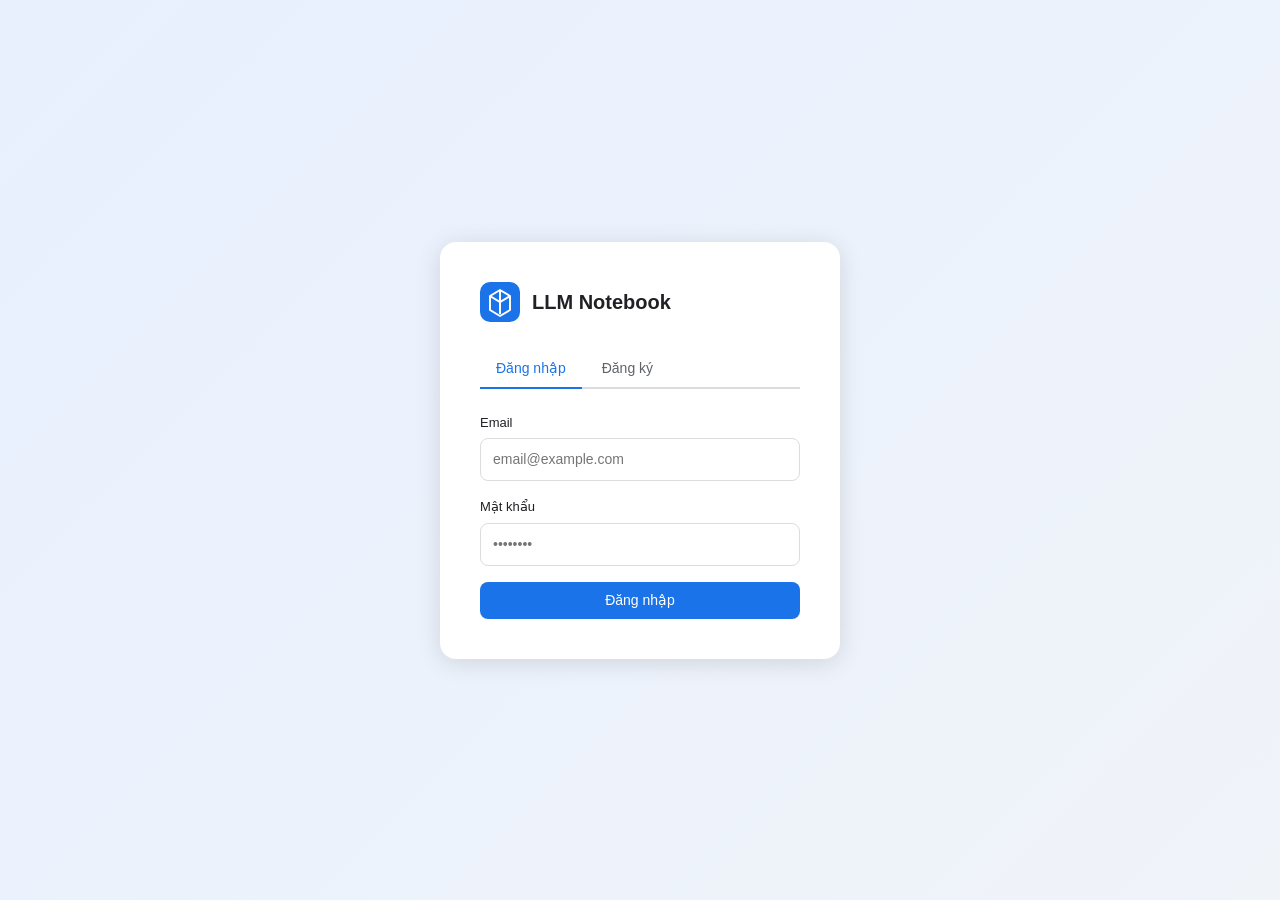
<file: frontend/index.html>
<!DOCTYPE html>
<html lang="vi">
<head>
  <meta charset="UTF-8" />
  <meta name="viewport" content="width=device-width, initial-scale=1.0" />
  <title>LLM Notebook</title>
  <link rel="stylesheet" href="css/base.css" />
  <link rel="stylesheet" href="css/auth.css" />
</head>
<body class="auth-body">
  <div class="auth-card">
    <div class="auth-logo">
      <svg width="40" height="40" viewBox="0 0 40 40" fill="none">
        <rect width="40" height="40" rx="10" fill="#1a73e8"/>
        <path d="M10 28V14l10-6 10 6v14l-10 6-10-6z" fill="none" stroke="white" stroke-width="2" stroke-linejoin="round"/>
        <path d="M20 8v24M10 14l10 6 10-6" stroke="white" stroke-width="2"/>
      </svg>
      <span>LLM Notebook</span>
    </div>

    <div class="auth-tabs">
      <button class="auth-tab active" data-tab="login">Đăng nhập</button>
      <button class="auth-tab" data-tab="register">Đăng ký</button>
    </div>

    <div id="error-msg" class="auth-error hidden"></div>

    <form id="login-form" class="auth-form">
      <div class="field-group">
        <label>Email</label>
        <input type="email" id="login-email" placeholder="email@example.com" required autocomplete="email" />
      </div>
      <div class="field-group">
        <label>Mật khẩu</label>
        <input type="password" id="login-password" placeholder="••••••••" required autocomplete="current-password" />
      </div>
      <button type="submit" class="btn-primary btn-full">Đăng nhập</button>
    </form>

    <form id="register-form" class="auth-form hidden">
      <div class="field-group">
        <label>Email</label>
        <input type="email" id="reg-email" placeholder="email@example.com" required autocomplete="email" />
      </div>
      <div class="field-group">
        <label>Mật khẩu <span class="hint">(tối thiểu 8 ký tự)</span></label>
        <input type="password" id="reg-password" placeholder="••••••••" required autocomplete="new-password" minlength="8" />
      </div>
      <button type="submit" class="btn-primary btn-full">Tạo tài khoản</button>
    </form>
  </div>

  <script src="js/api.js"></script>
  <script src="js/auth.js"></script>
</body>
</html>
</file>
<file: frontend/css/base.css>
:root {
  --primary:       #1a73e8;
  --primary-hover: #1557b0;
  --bg:            #ffffff;
  --sidebar-bg:    #f0f4f9;
  --border:        #dadce0;
  --text:          #202124;
  --text-muted:    #5f6368;
  --green:         #34a853;
  --yellow:        #fbbc04;
  --red:           #ea4335;
  --user-bubble:   #e8f0fe;
  --assist-bg:     #f8f9fa;
  --radius:        8px;
  --shadow:        0 1px 3px rgba(0,0,0,.12), 0 1px 2px rgba(0,0,0,.08);
  --sidebar-w:     300px;
  --topnav-h:      52px;
}

*, *::before, *::after { box-sizing: border-box; margin: 0; padding: 0; }

body {
  font-family: -apple-system, BlinkMacSystemFont, 'Segoe UI', Roboto, sans-serif;
  font-size: 14px;
  color: var(--text);
  background: var(--bg);
  line-height: 1.5;
}

button { cursor: pointer; border: none; background: none; font: inherit; }
input, textarea, select { font: inherit; }
a { color: var(--primary); text-decoration: none; }

.hidden { display: none !important; }

/* Buttons */
.btn-primary {
  background: var(--primary);
  color: #fff;
  padding: 8px 20px;
  border-radius: var(--radius);
  font-weight: 500;
  transition: background .15s;
}
.btn-primary:hover:not(:disabled) { background: var(--primary-hover); }
.btn-primary:disabled { opacity: .5; cursor: not-allowed; }

.btn-ghost {
  color: var(--primary);
  padding: 8px 16px;
  border-radius: var(--radius);
  transition: background .15s;
}
.btn-ghost:hover { background: #e8f0fe; }

.btn-full { width: 100%; }

.icon-btn {
  width: 36px; height: 36px;
  border-radius: 50%;
  display: flex; align-items: center; justify-content: center;
  color: var(--text-muted);
  transition: background .15s;
}
.icon-btn:hover { background: var(--border); }

/* Scrollbar */
::-webkit-scrollbar { width: 6px; }
::-webkit-scrollbar-track { background: transparent; }
::-webkit-scrollbar-thumb { background: var(--border); border-radius: 3px; }
</file>
<file: frontend/css/auth.css>
.auth-body {
  min-height: 100vh;
  display: flex;
  align-items: center;
  justify-content: center;
  background: linear-gradient(135deg, #e8f0fe 0%, #f0f4f9 100%);
}

.auth-card {
  background: var(--bg);
  border-radius: 16px;
  box-shadow: 0 4px 24px rgba(0,0,0,.12);
  padding: 40px;
  width: 100%;
  max-width: 400px;
}

.auth-logo {
  display: flex;
  align-items: center;
  gap: 12px;
  margin-bottom: 28px;
  font-size: 20px;
  font-weight: 600;
  color: var(--text);
}

.auth-tabs {
  display: flex;
  border-bottom: 2px solid var(--border);
  margin-bottom: 24px;
  gap: 4px;
}

.auth-tab {
  padding: 8px 16px;
  font-size: 14px;
  font-weight: 500;
  color: var(--text-muted);
  border-bottom: 2px solid transparent;
  margin-bottom: -2px;
  border-radius: 4px 4px 0 0;
  transition: color .15s, border-color .15s;
}
.auth-tab:hover { color: var(--primary); }
.auth-tab.active {
  color: var(--primary);
  border-bottom-color: var(--primary);
}

.auth-error {
  background: #fce8e6;
  color: var(--red);
  padding: 10px 14px;
  border-radius: var(--radius);
  margin-bottom: 16px;
  font-size: 13px;
}

.auth-form { display: flex; flex-direction: column; gap: 16px; }

.field-group { display: flex; flex-direction: column; gap: 6px; }
.field-group label { font-weight: 500; font-size: 13px; }
.field-group input {
  border: 1.5px solid var(--border);
  border-radius: var(--radius);
  padding: 10px 12px;
  outline: none;
  transition: border-color .15s;
}
.field-group input:focus { border-color: var(--primary); }

.hint { font-weight: 400; color: var(--text-muted); }
</file>
